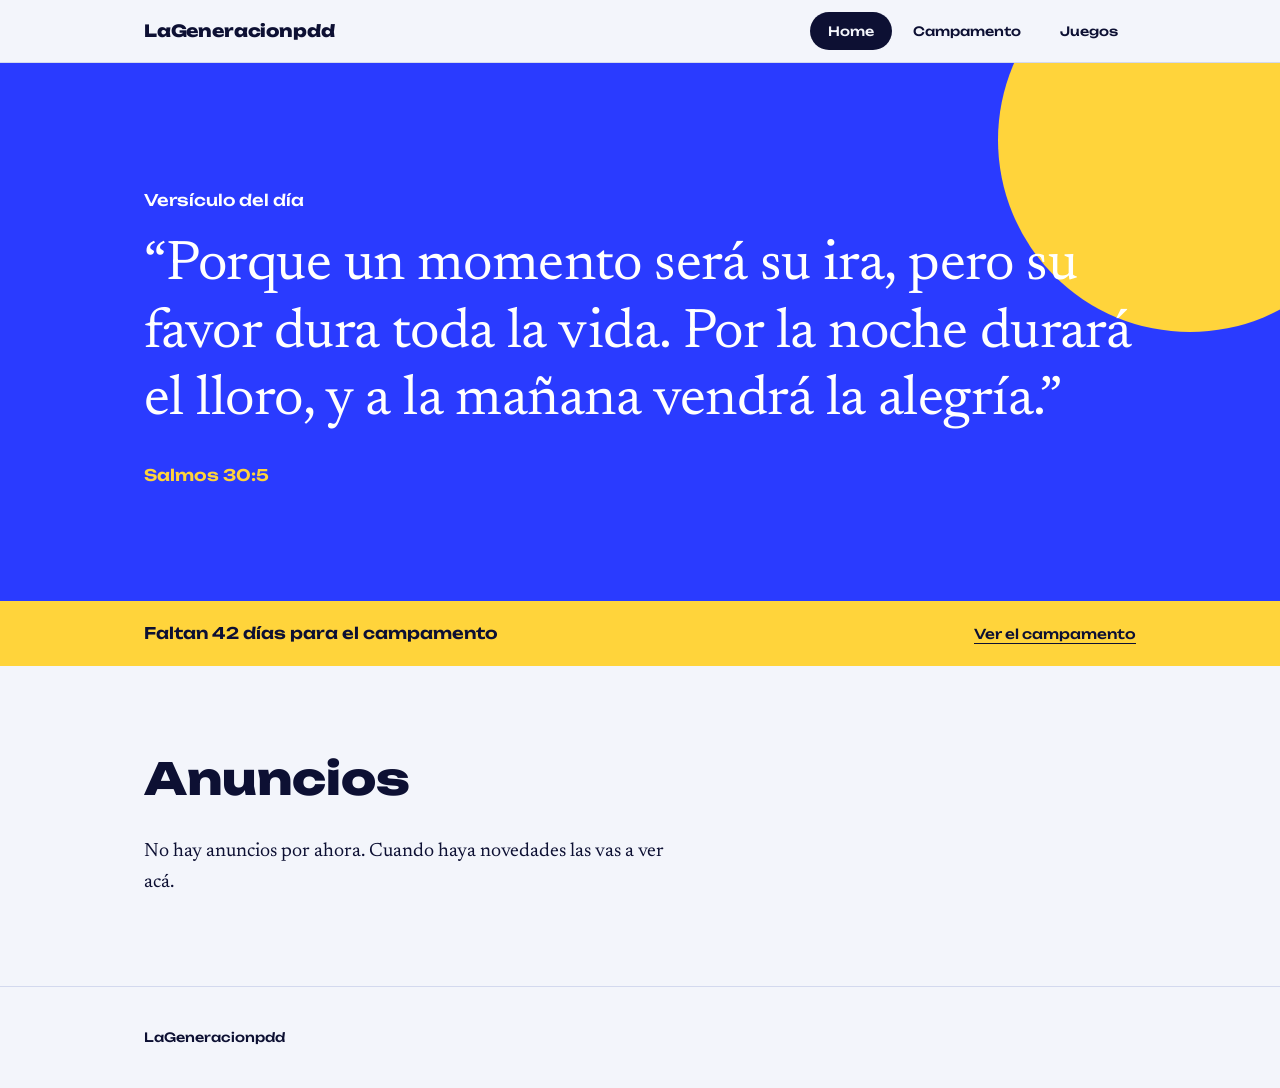
<file: index.html>
<!DOCTYPE html>
<html lang="es">
<head>
  <meta charset="UTF-8">
  <meta name="viewport" content="width=device-width, initial-scale=1">
  <title>LaGeneracionpdd</title>
  <meta name="description" content="El versículo del día, los anuncios y la cuenta regresiva del campamento de LaGeneracionpdd.">
  <meta name="theme-color" content="#2a3bff">
  <script>document.documentElement.classList.add("js");</script>
  <link rel="preload" href="fonts/unbounded-latin-wght-normal.woff2" as="font" type="font/woff2" crossorigin>
  <link rel="preload" href="fonts/newsreader-latin-wght-normal.woff2" as="font" type="font/woff2" crossorigin>
  <link rel="stylesheet" href="css/estilos.css">
</head>
<body>
  <a class="saltar" href="#contenido">Saltar al contenido</a>

  <header class="cabecera">
    <a class="marca" href="index.html">LaGeneracionpdd</a>
    <button class="menu-boton" type="button" aria-expanded="false" aria-controls="menu" aria-label="Abrir menú">
      <span></span><span></span><span></span>
    </button>
    <nav id="menu" class="menu" aria-label="Principal">
      <a href="index.html" aria-current="page">Home</a>
      <a href="campamento.html">Campamento</a>
      <a href="juegos.html">Juegos</a>
    </nav>
  </header>

  <main id="contenido">
    <section class="portada" aria-labelledby="t-versiculo">
      <div class="portada-int">
        <h1 id="t-versiculo">Versículo del día</h1>
        <figure class="versiculo" id="versiculo">
          <blockquote>
            <p class="versiculo-texto" id="versiculo-texto">Cargando…</p>
          </blockquote>
          <figcaption class="versiculo-cita" id="versiculo-cita"></figcaption>
        </figure>
      </div>
    </section>

    <a class="faltan" id="faltan" href="campamento.html" hidden>
      <span id="faltan-texto"></span>
      <span class="faltan-link">Ver el campamento</span>
    </a>

    <section class="seccion" aria-labelledby="t-anuncios">
      <h2 id="t-anuncios">Anuncios</h2>
      <ul class="lista-anuncios" id="anuncios"></ul>
      <p class="vacio" id="anuncios-vacio" hidden>No hay anuncios por ahora. Cuando haya novedades las vas a ver acá.</p>
    </section>
  </main>

  <footer class="pie">
    <div class="pie-int">LaGeneracionpdd</div>
  </footer>

  <script src="js/app.js"></script>
</body>
</html>
</file>
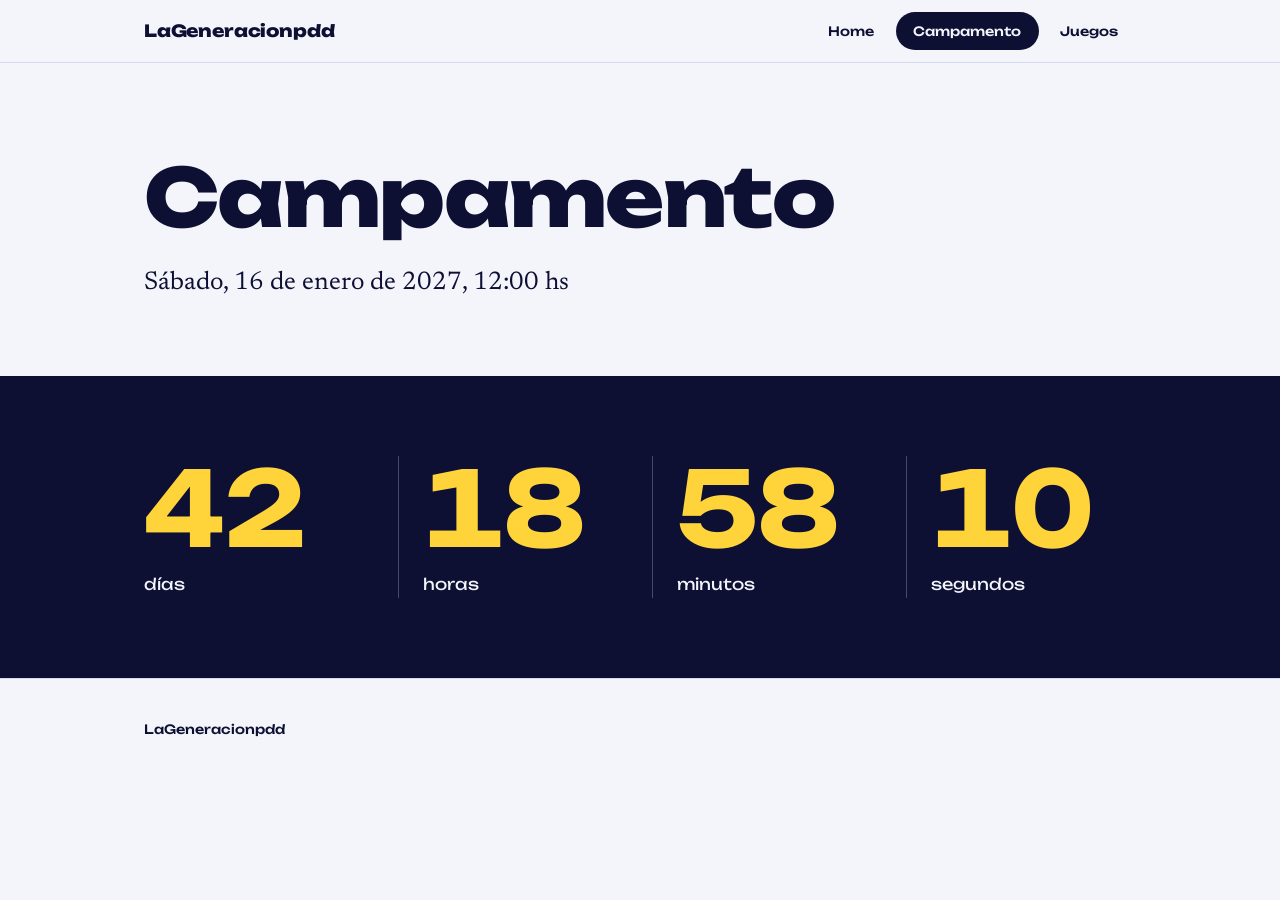
<file: campamento.html>
<!DOCTYPE html>
<html lang="es">
<head>
  <meta charset="UTF-8">
  <meta name="viewport" content="width=device-width, initial-scale=1">
  <title>Campamento | LaGeneracionpdd</title>
  <meta name="description" content="Cuántos días, horas, minutos y segundos faltan para el campamento de LaGeneracionpdd.">
  <meta name="theme-color" content="#2a3bff">
  <script>document.documentElement.classList.add("js");</script>
  <link rel="preload" href="fonts/unbounded-latin-wght-normal.woff2" as="font" type="font/woff2" crossorigin>
  <link rel="preload" href="fonts/newsreader-latin-wght-normal.woff2" as="font" type="font/woff2" crossorigin>
  <link rel="stylesheet" href="css/estilos.css">
</head>
<body>
  <a class="saltar" href="#contenido">Saltar al contenido</a>

  <header class="cabecera">
    <a class="marca" href="index.html">LaGeneracionpdd</a>
    <button class="menu-boton" type="button" aria-expanded="false" aria-controls="menu" aria-label="Abrir menú">
      <span></span><span></span><span></span>
    </button>
    <nav id="menu" class="menu" aria-label="Principal">
      <a href="index.html">Home</a>
      <a href="campamento.html" aria-current="page">Campamento</a>
      <a href="juegos.html">Juegos</a>
    </nav>
  </header>

  <main id="contenido">
    <div class="titulo-pagina">
      <h1 id="camp-nombre">Campamento</h1>
      <p class="fecha-larga" id="camp-fecha" hidden></p>
      <p class="detalle" id="camp-lugar" hidden></p>
      <p class="detalle" id="camp-detalle" hidden></p>
    </div>

    <section class="cuenta" aria-labelledby="t-cuenta">
      <div class="cuenta-int">
        <h2 class="solo-lectores" id="t-cuenta">Cuenta regresiva</h2>

        <ul class="cuenta-grilla" id="cuenta-grilla" role="timer" aria-label="Tiempo que falta para el campamento" hidden>
          <li class="celda"><span class="celda-num" id="c-dias">00</span><span class="celda-uni">días</span></li>
          <li class="celda"><span class="celda-num" id="c-horas">00</span><span class="celda-uni">horas</span></li>
          <li class="celda"><span class="celda-num" id="c-minutos">00</span><span class="celda-uni">minutos</span></li>
          <li class="celda"><span class="celda-num" id="c-segundos">00</span><span class="celda-uni">segundos</span></li>
        </ul>

        <div id="cuenta-aviso" role="status">
          <p class="cuenta-mensaje" id="cuenta-mensaje">Cargando…</p>
          <p class="cuenta-nota" id="cuenta-nota" hidden></p>
        </div>
      </div>
    </section>
  </main>

  <footer class="pie">
    <div class="pie-int">LaGeneracionpdd</div>
  </footer>

  <script src="js/app.js"></script>
</body>
</html>
</file>
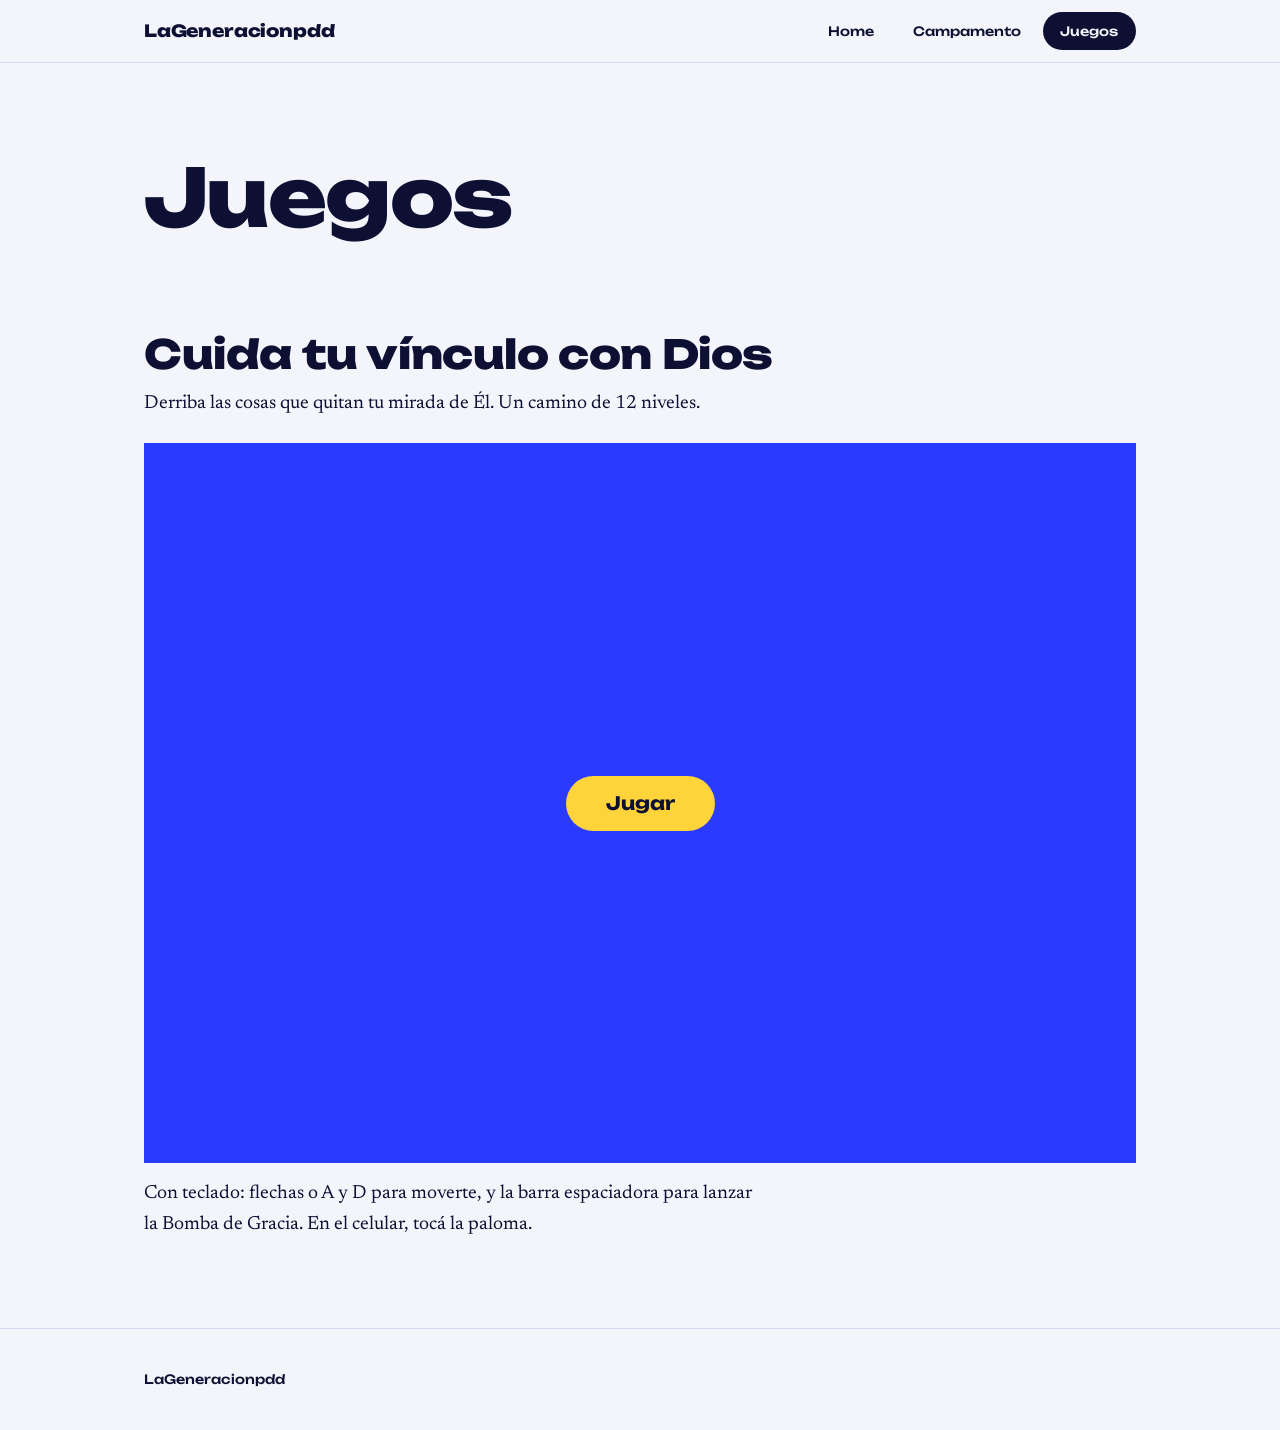
<file: juegos.html>
<!DOCTYPE html>
<html lang="es">
<head>
  <meta charset="UTF-8">
  <meta name="viewport" content="width=device-width, initial-scale=1">
  <title>Juegos | LaGeneracionpdd</title>
  <meta name="description" content="Los juegos de LaGeneracionpdd.">
  <meta name="theme-color" content="#2a3bff">
  <script>document.documentElement.classList.add("js");</script>
  <link rel="preload" href="fonts/unbounded-latin-wght-normal.woff2" as="font" type="font/woff2" crossorigin>
  <link rel="preload" href="fonts/newsreader-latin-wght-normal.woff2" as="font" type="font/woff2" crossorigin>
  <link rel="stylesheet" href="css/estilos.css">
</head>
<body>
  <a class="saltar" href="#contenido">Saltar al contenido</a>

  <header class="cabecera">
    <a class="marca" href="index.html">LaGeneracionpdd</a>
    <button class="menu-boton" type="button" aria-expanded="false" aria-controls="menu" aria-label="Abrir menú">
      <span></span><span></span><span></span>
    </button>
    <nav id="menu" class="menu" aria-label="Principal">
      <a href="index.html">Home</a>
      <a href="campamento.html">Campamento</a>
      <a href="juegos.html" aria-current="page">Juegos</a>
    </nav>
  </header>

  <main id="contenido">
    <div class="titulo-pagina">
      <h1>Juegos</h1>
    </div>

    <section class="seccion" aria-label="Lista de juegos">
      <ul class="juegos" id="juegos"></ul>
      <p class="juegos-vacio" id="juegos-vacio" hidden>Acá van a vivir los juegos de la generación. Estamos preparando los primeros.</p>
    </section>
  </main>

  <footer class="pie">
    <div class="pie-int">LaGeneracionpdd</div>
  </footer>

  <script src="js/app.js"></script>
</body>
</html>
</file>
<file: css/estilos.css>
/* ---------- Tipografías (incluidas en /fonts, no dependen de internet) ---------- */
@font-face {
  font-family: "Unbounded";
  src: url("../fonts/unbounded-latin-wght-normal.woff2") format("woff2");
  font-weight: 200 900;
  font-style: normal;
  font-display: swap;
}
@font-face {
  font-family: "Newsreader";
  src: url("../fonts/newsreader-latin-wght-normal.woff2") format("woff2");
  font-weight: 200 800;
  font-style: normal;
  font-display: swap;
}
@font-face {
  font-family: "Newsreader";
  src: url("../fonts/newsreader-latin-wght-italic.woff2") format("woff2");
  font-weight: 200 800;
  font-style: italic;
  font-display: swap;
}

/* ---------- Colores y medidas ---------- */
:root {
  --cobalto: #2a3bff;
  --tinta: #0d1033;
  --papel: #f3f5fb;
  --sol: #ffd43b;
  --linea: #d3d9ee;
  --hover: #e3e7f7;

  --display: "Unbounded", "Arial Black", system-ui, sans-serif;
  --texto: "Newsreader", Georgia, "Times New Roman", serif;

  --gutter: clamp(1.25rem, 5vw, 4rem);
  --ancho: 70rem;
  /* Margen lateral que alinea cabecera, portada, franja, secciones y pie en el mismo borde */
  --margen: max(var(--gutter), calc((100% - var(--ancho)) / 2 + var(--gutter)));
}

*,
*::before,
*::after {
  box-sizing: border-box;
}

[hidden] {
  display: none !important;
}

html {
  -webkit-text-size-adjust: 100%;
}

body {
  margin: 0;
  background: var(--papel);
  color: var(--tinta);
  font-family: var(--texto);
  font-size: 1.1875rem;
  line-height: 1.6;
}

h1,
h2,
h3 {
  margin: 0;
  font-family: var(--display);
  line-height: 1.15;
}

p {
  margin: 0;
}

a {
  color: inherit;
}

:focus-visible {
  outline: 3px solid var(--sol);
  outline-offset: 3px;
  box-shadow: 0 0 0 6px var(--tinta);
}

.solo-lectores {
  position: absolute;
  width: 1px;
  height: 1px;
  margin: -1px;
  padding: 0;
  overflow: hidden;
  clip: rect(0 0 0 0);
  white-space: nowrap;
  border: 0;
}

.saltar {
  position: absolute;
  left: 1rem;
  top: -4rem;
  z-index: 30;
  padding: 0.75rem 1.25rem;
  background: var(--tinta);
  color: var(--papel);
  font-family: var(--display);
  font-size: 0.85rem;
  border-radius: 999px;
}
.saltar:focus {
  top: 1rem;
}

/* ---------- Cabecera y menú ---------- */
.cabecera {
  position: sticky;
  top: 0;
  z-index: 20;
  display: flex;
  align-items: center;
  justify-content: space-between;
  gap: 1rem;
  padding: 0.75rem var(--margen);
  background: var(--papel);
  border-bottom: 1px solid var(--linea);
}

.marca {
  font-family: var(--display);
  font-weight: 800;
  font-size: 1.05rem;
  letter-spacing: -0.01em;
  text-decoration: none;
  color: var(--tinta);
}

.menu {
  display: flex;
  gap: 0.25rem;
}

.menu a {
  padding: 0.55rem 1.1rem;
  border-radius: 999px;
  font-family: var(--display);
  font-weight: 500;
  font-size: 0.8rem;
  text-decoration: none;
  color: var(--tinta);
}

.menu a:hover {
  background: var(--hover);
}

.menu a[aria-current="page"] {
  background: var(--tinta);
  color: var(--papel);
}

.menu-boton {
  display: none;
  position: relative;
  width: 2.75rem;
  height: 2.75rem;
  padding: 0;
  border: 0;
  border-radius: 50%;
  background: transparent;
  cursor: pointer;
}

.menu-boton span {
  position: absolute;
  left: 50%;
  top: 50%;
  width: 1.375rem;
  height: 2px;
  margin: -1px 0 0 -0.6875rem;
  background: var(--tinta);
  transition: transform 0.2s ease, opacity 0.2s ease;
}
.menu-boton span:nth-child(1) {
  transform: translateY(-7px);
}
.menu-boton span:nth-child(3) {
  transform: translateY(7px);
}
.menu-boton[aria-expanded="true"] span:nth-child(1) {
  transform: rotate(45deg);
}
.menu-boton[aria-expanded="true"] span:nth-child(2) {
  opacity: 0;
}
.menu-boton[aria-expanded="true"] span:nth-child(3) {
  transform: rotate(-45deg);
}

@media (max-width: 47.99rem) {
  .menu-boton {
    display: block;
  }

  /* Sin JavaScript el menú queda visible; con JavaScript se abre con el botón */
  .menu {
    flex-direction: column;
    gap: 0;
    position: absolute;
    left: 0;
    right: 0;
    top: 100%;
    padding: 0.5rem var(--gutter) 1.25rem;
    background: var(--papel);
    border-bottom: 1px solid var(--linea);
  }
  .js .menu {
    display: none;
  }
  .js .menu.abierto {
    display: flex;
  }

  .menu a {
    padding: 1rem 0.25rem;
    border-radius: 0;
    font-size: 1.15rem;
    border-bottom: 1px solid var(--linea);
  }
  .menu a:last-child {
    border-bottom: 0;
  }
  .menu a[aria-current="page"] {
    background: transparent;
    color: var(--cobalto);
  }
  .menu a:hover {
    background: transparent;
  }
}

/* ---------- Portada con el versículo del día ---------- */
.portada {
  position: relative;
  overflow: hidden;
  background: var(--cobalto);
  color: #fff;
  padding: clamp(5.5rem, 12vw, 8rem) var(--margen) clamp(3.5rem, 9vw, 7rem);
}

.portada::after {
  content: "";
  position: absolute;
  top: calc(-1 * clamp(4rem, 9vw, 8rem));
  right: calc(-1 * clamp(4rem, 8vw, 7rem));
  width: clamp(11rem, 30vw, 24rem);
  aspect-ratio: 1;
  border-radius: 50%;
  background: var(--sol);
}

.portada-int {
  position: relative;
  z-index: 1;
}

.portada h1 {
  margin-bottom: 1.5rem;
  font-weight: 500;
  font-size: 1rem;
  color: #fff;
}

.versiculo {
  margin: 0;
}

.versiculo blockquote {
  margin: 0;
}

.versiculo-texto {
  max-width: 22em;
  font-family: var(--texto);
  font-weight: 400;
  font-size: clamp(1.8rem, 1.1rem + 3vw, 3.5rem);
  line-height: 1.2;
  letter-spacing: -0.01em;
  text-wrap: balance;
  quotes: "\201C" "\201D";
}
.versiculo-texto::before {
  content: open-quote;
}
.versiculo-texto::after {
  content: close-quote;
}

.versiculo-cita {
  margin-top: 1.75rem;
  font-family: var(--display);
  font-weight: 600;
  font-size: 1rem;
  color: var(--sol);
}

.versiculo-error {
  max-width: 28rem;
  font-size: 1.25rem;
}

@keyframes aparece {
  from {
    opacity: 0;
    transform: translateY(0.6rem);
  }
  to {
    opacity: 1;
    transform: none;
  }
}
.versiculo.listo {
  animation: aparece 0.7s ease-out both;
}

/* ---------- Franja del campamento en Home ---------- */
.faltan {
  display: flex;
  flex-wrap: wrap;
  align-items: baseline;
  justify-content: space-between;
  gap: 0.5rem 2rem;
  padding: 1.25rem var(--margen);
  background: var(--sol);
  color: var(--tinta);
  font-family: var(--display);
  font-weight: 600;
  font-size: 1rem;
  text-decoration: none;
}
.faltan:hover {
  background: #f5c800;
}
.faltan-link {
  font-weight: 500;
  font-size: 0.85rem;
  text-decoration: underline;
  text-underline-offset: 0.3em;
}

/* ---------- Secciones generales ---------- */
.seccion {
  max-width: var(--ancho);
  margin: 0 auto;
  padding: clamp(3rem, 8vw, 5.5rem) var(--gutter);
}

.seccion > h2 {
  margin-bottom: 2rem;
  font-weight: 800;
  font-size: clamp(1.75rem, 5vw, 2.75rem);
}

.titulo-pagina {
  max-width: var(--ancho);
  margin: 0 auto;
  padding: clamp(3rem, 8vw, 5.5rem) var(--gutter) 0;
}
.titulo-pagina h1 {
  font-weight: 800;
  font-size: clamp(2.25rem, 8vw, 5rem);
  letter-spacing: -0.02em;
}
.titulo-pagina .fecha-larga {
  margin-top: 1.25rem;
  font-size: clamp(1.2rem, 1rem + 1vw, 1.6rem);
}
.titulo-pagina .detalle {
  margin-top: 0.75rem;
  max-width: 36rem;
}

/* ---------- Anuncios ---------- */
.lista-anuncios {
  margin: 0;
  padding: 0;
  list-style: none;
  border-bottom: 1px solid var(--linea);
}
.lista-anuncios:empty {
  border: 0;
}

.anuncio {
  display: grid;
  grid-template-columns: 5rem 1fr;
  gap: 0 1.5rem;
  padding: 1.75rem 0;
  border-top: 1px solid var(--linea);
}

.anuncio-fecha {
  display: flex;
  flex-direction: column;
  align-items: flex-start;
  line-height: 1;
}
.anuncio-dia {
  font-family: var(--display);
  font-weight: 700;
  font-size: 2.6rem;
  color: var(--cobalto);
}
.anuncio-mes {
  margin-top: 0.4rem;
  font-family: var(--display);
  font-weight: 500;
  font-size: 0.85rem;
}

.anuncio h3 {
  font-weight: 600;
  font-size: 1.2rem;
}
.anuncio-hora {
  margin-top: 0.35rem;
  font-family: var(--display);
  font-weight: 500;
  font-size: 0.8rem;
  color: var(--cobalto);
}
.anuncio-detalle {
  margin-top: 0.5rem;
  max-width: 38rem;
}

.vacio {
  max-width: 34rem;
  font-size: 1.2rem;
}

/* ---------- Campamento: cuenta regresiva ---------- */
.cuenta {
  margin-top: clamp(2.5rem, 7vw, 4.5rem);
  background: var(--tinta);
  color: var(--papel);
}
.cuenta-int {
  max-width: var(--ancho);
  margin: 0 auto;
  padding: clamp(2.5rem, 7vw, 5rem) var(--gutter);
}

.cuenta-grilla {
  display: grid;
  grid-template-columns: repeat(2, 1fr);
  gap: 2.5rem 1.5rem;
  margin: 0;
  padding: 0;
  list-style: none;
}

.celda {
  display: flex;
  flex-direction: column;
}
.celda-num {
  font-family: var(--display);
  font-weight: 700;
  font-size: clamp(3rem, 14vw, 6.5rem);
  line-height: 1;
  color: var(--sol);
  font-variant-numeric: tabular-nums;
}
.celda-uni {
  margin-top: 0.75rem;
  font-family: var(--display);
  font-weight: 400;
  font-size: 1rem;
}

.cuenta-mensaje {
  font-family: var(--display);
  font-weight: 700;
  font-size: clamp(1.75rem, 6vw, 3.25rem);
  line-height: 1.2;
  color: var(--sol);
}
.cuenta-nota {
  margin-top: 1rem;
  max-width: 32rem;
}

@media (min-width: 40rem) {
  .cuenta-grilla {
    grid-template-columns: repeat(4, 1fr);
    gap: 1.5rem;
  }
  .celda + .celda {
    padding-left: 1.5rem;
    border-left: 1px solid rgba(243, 245, 251, 0.25);
  }
}

/* ---------- Juegos ---------- */
.juegos {
  display: grid;
  gap: 1.25rem;
  margin: 0;
  padding: 0;
  list-style: none;
}
/* Juegos que son solo un enlace o un bloque de texto */
.juego:not(.juego-jugable) > * {
  display: block;
  height: 100%;
  padding: 1.5rem;
  background: var(--cobalto);
  color: #fff;
  text-decoration: none;
}
.juego:not(.juego-jugable) > a:hover {
  background: #1d2bd6;
}
.juego:not(.juego-jugable) h3 {
  font-weight: 700;
  font-size: 1.3rem;
}
.juego:not(.juego-jugable) p {
  margin-top: 0.5rem;
}

/* Juegos que se juegan acá mismo, dentro de la página */
.juego-jugable {
  grid-column: 1 / -1;
}
.juego-titulo {
  font-weight: 800;
  font-size: clamp(1.6rem, 4.5vw, 2.5rem);
  letter-spacing: -0.01em;
}
.juego-descripcion {
  max-width: 38rem;
  margin: 0.75rem 0 1.5rem;
}

.marco {
  display: flex;
  align-items: center;
  justify-content: center;
  width: 100%;
  height: min(80vh, 46rem);
  height: min(80svh, 46rem);
  min-height: 26rem;
  background: var(--cobalto);
}
.marco iframe {
  display: block;
  width: 100%;
  height: 100%;
  border: 0;
  background: #fff;
}
.marco:fullscreen {
  height: 100%;
  min-height: 0;
}

.jugar {
  padding: 1rem 2.5rem;
  border: 0;
  border-radius: 999px;
  background: var(--sol);
  color: var(--tinta);
  font-family: var(--display);
  font-weight: 700;
  font-size: 1.15rem;
  cursor: pointer;
}
.jugar:hover {
  background: #f5c800;
}

.barra {
  display: flex;
  flex-wrap: wrap;
  gap: 0.75rem 2rem;
  margin-top: 1rem;
}
.barra-accion {
  padding: 0;
  border: 0;
  background: none;
  color: var(--tinta);
  font-family: var(--display);
  font-weight: 500;
  font-size: 0.85rem;
  text-decoration: underline;
  text-underline-offset: 0.3em;
  cursor: pointer;
}
.barra-accion:hover {
  color: var(--cobalto);
}

.juego-controles {
  max-width: 38rem;
  margin-top: 1rem;
}

.juegos-vacio {
  max-width: 34rem;
  padding: clamp(1.75rem, 5vw, 3rem);
  background: var(--sol);
  font-size: 1.3rem;
  line-height: 1.4;
}

@media (min-width: 48rem) {
  .juegos {
    grid-template-columns: repeat(2, 1fr);
  }
}

/* ---------- Pie ---------- */
.pie {
  padding: 2.5rem var(--margen);
  border-top: 1px solid var(--linea);
  font-family: var(--display);
  font-weight: 500;
  font-size: 0.8rem;
}

/* ---------- Movimiento reducido ---------- */
@media (prefers-reduced-motion: reduce) {
  .versiculo.listo {
    animation: none;
  }
  .menu-boton span {
    transition: none;
  }
}
</file>
